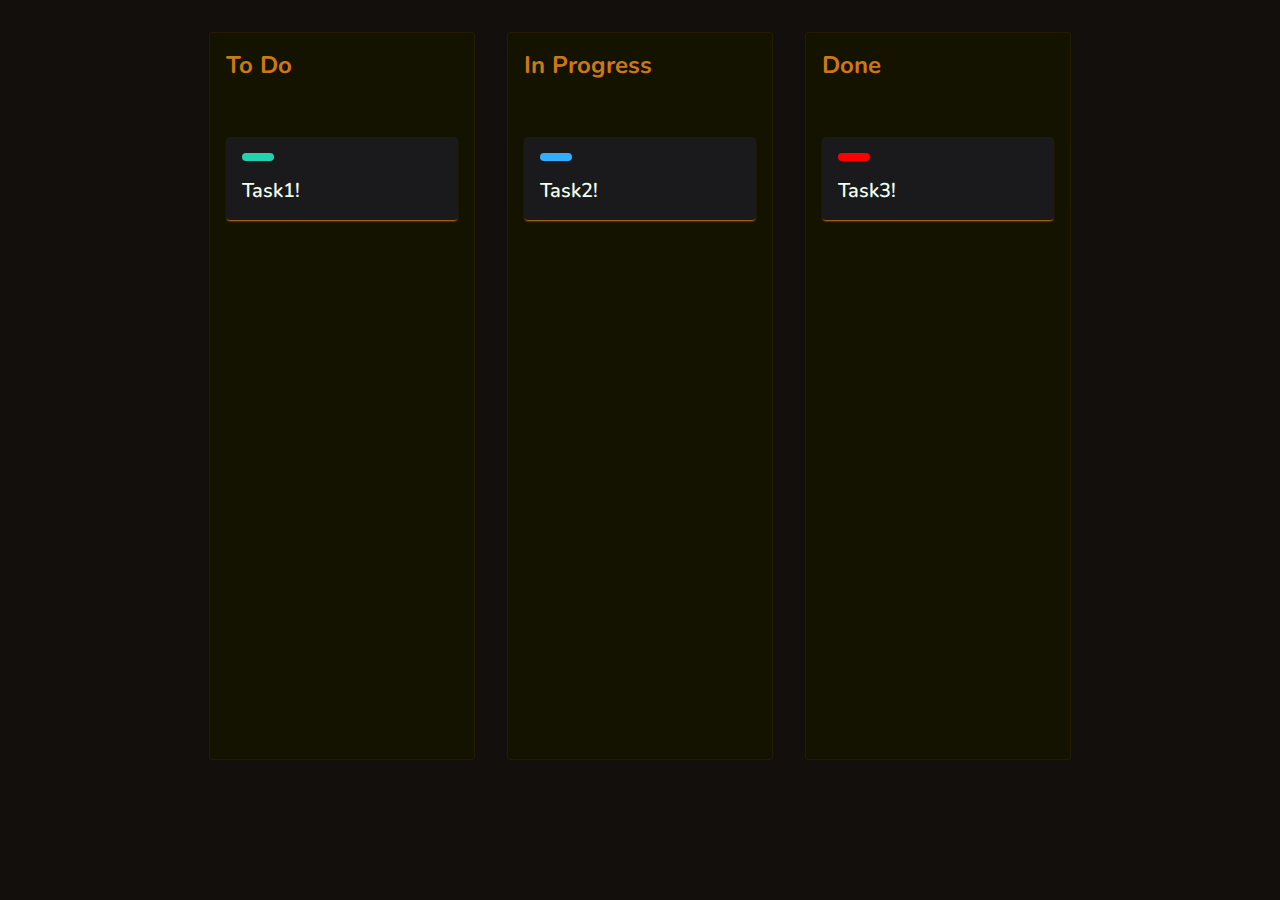
<file: kanban/index.html>
<!DOCTYPE html>
<html lang="pt-br">
<head>
    <meta charset="UTF-8">
    <meta http-equiv="X-UA-Compatible" content="IE=edge">
    <meta name="viewport" content="width=device-width, initial-scale=1.0">
    <link rel="stylesheet" href="https://fonts.googleapis.com/css?family=Nunito:400,600,700,800,900">
    <link rel="stylesheet" href="style.css">
    <title>Simple Kanban Board</title>
</head>
<body>
    <div class="boards">
        <div class="board">
            <h3>To Do</h3>
            <div class="dropzone">
                <div class="card" draggable="true">
                    <div class="status green"></div>
                    <div class="content">Task1!</div>
                </div>
            </div>
        </div>
        <div class="board">
            <h3>In Progress</h3>
            <div class="dropzone">
                <div class="card" draggable="true">
                    <div class="status blue"></div>
                    <div class="content">Task2!</div>
                </div>
            </div>
        </div>
        <div class="board">
            <h3>Done</h3>
            <div class="dropzone">
                <div class="card" draggable="true">
                    <div class="status red"></div>
                    <div class="content">Task3!</div>
                </div>
            </div>
        </div>
    </div>
    <script src="script.js"></script>
</body>
</html>
</file>
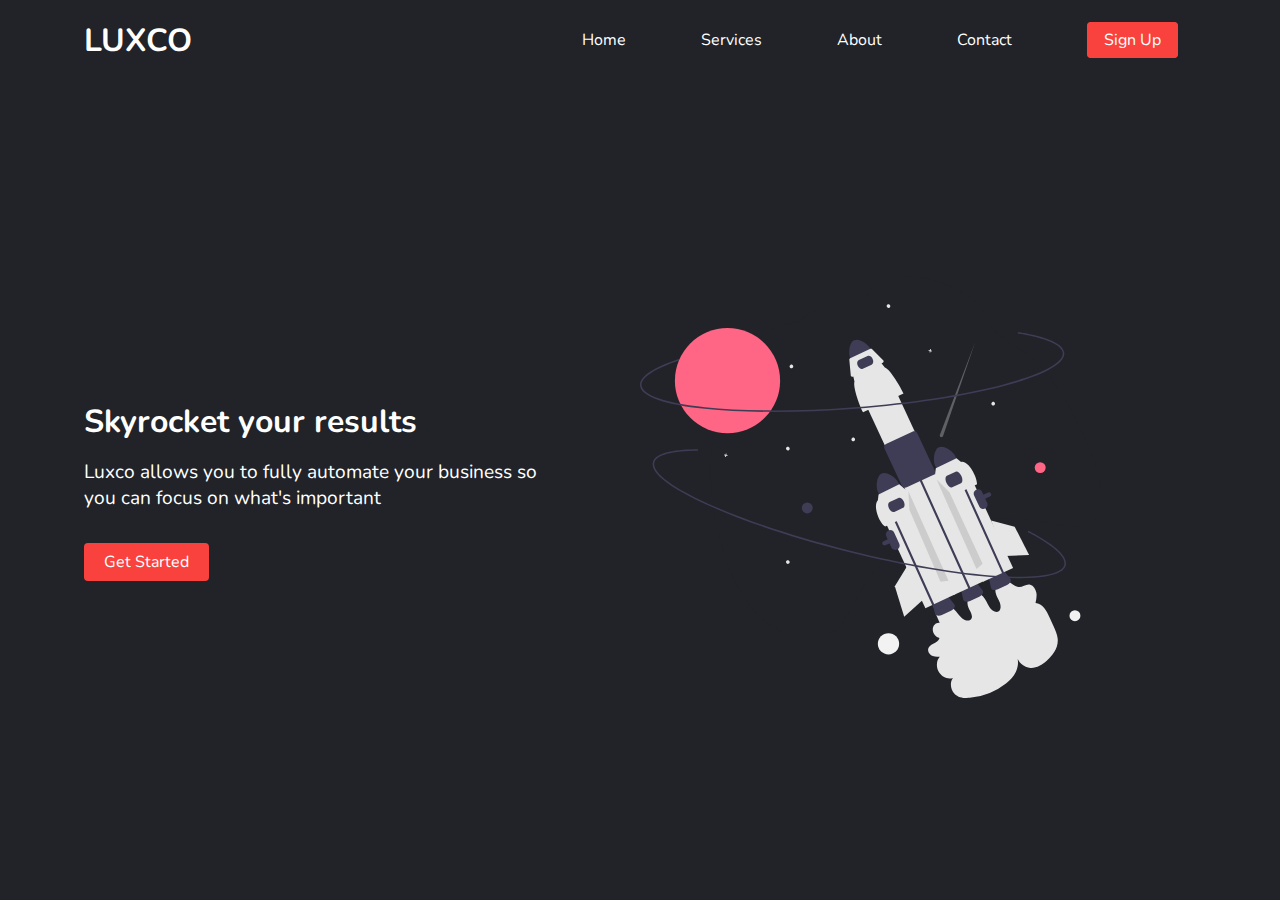
<file: responsive-home-page/index.html>
<!DOCTYPE html>
<html lang="pt-br">
<head>
    <meta charset="UTF-8">
    <meta http-equiv="X-UA-Compatible" content="IE=edge">
    <meta name="viewport" content="width=device-width, initial-scale=1.0">
    <link rel="stylesheet" href="https://fonts.googleapis.com/css2?family=Nunito&display=swap">
    
    <link rel="stylesheet" href="style.css">
    <title>Website Navbar</title>
</head>
<body>
    <div class="nav-container">
        <nav class="navbar">
            <h1 id="navbar-logo">LUXCO</h1>
            <div class="menu-toggle" id="mobile-menu">
                <span class="bar"></span>
                <span class="bar"></span>
                <span class="bar"></span>
            </div>
            <ul class="nav-menu">
                <li><a class="nav-links" href="#">Home</a></li>
                <li><a class="nav-links" href="#">Services</a></li>
                <li><a class="nav-links" href="#">About</a></li>
                <li><a class="nav-links" href="#">Contact</a></li>
                <li><a class="nav-links nav-links-btn" href="#">Sign Up</a></li> 
            </ul>
        </nav>
    </div>

    <main class="main">
        <div class="main-container">
            <div class="main-content">
                <h1>Skyrocket your results</h1>
                <p>
                    Luxco allows you to fully automate your business
                    so you can focus on what's important
                </p>
                <button class="main-btn"><a href="#">Get Started</a></button>
            </div>
            <div class="main-img-container">
                <img src="images/hero.svg" alt="Main Image" id="main-img">
            </div>
        </div>
    </main>

    <script src="app.js"></script>
</body>
</html>
</file>
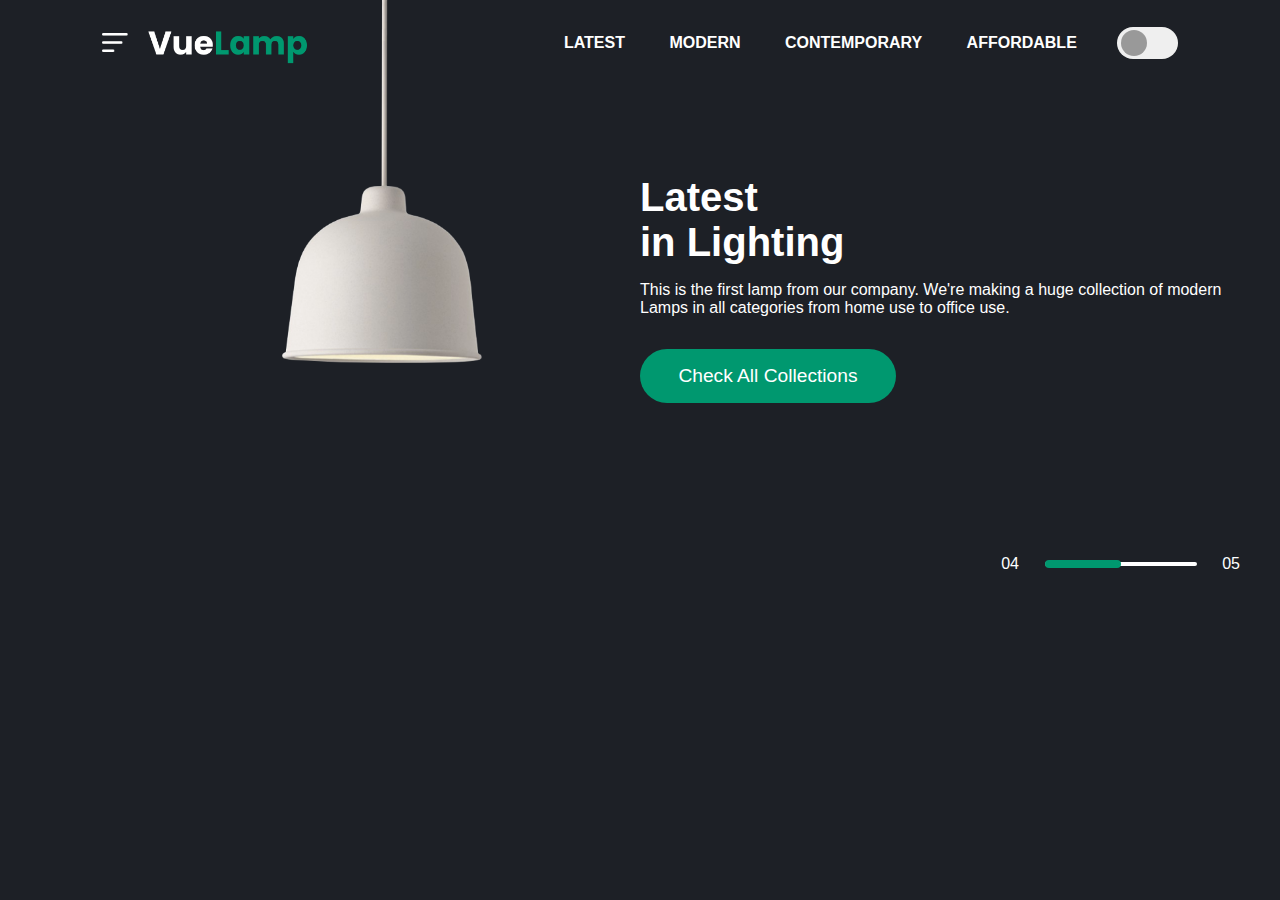
<file: VueLamp/index.html>
<!DOCTYPE html>
<html lang="pt-br">
<head>
    <meta charset="UTF-8">
    <meta http-equiv="X-UA-Compatible" content="IE=edge">
    <meta name="viewport" content="width=device-width, initial-scale=1.0">
    <title>My Lamp</title>
    <link rel="stylesheet" href="./css/styles.css">
</head>
<body>
    <section class="hero">
        <nav>
            <img src="./images/menu.png" alt="Menu" class="menu-img">
            <img src="./images/logo.png" alt="Vue Lamp" class="logo-img">
            <ul>
                <li><a href="#" aria-label="Latest">Latest</a></li>
                <li><a href="#" aria-label="Modern">Modern</a></li>
                <li><a href="#" aria-label="Contemporary">Contemporary</a></li>
                <li><a href="#" aria-label="Affordable">Affordable</a></li>
            </ul>
            <button type="button" onclick="toggleBtn()" id="btn">
                <span>
                    
                </span>
            </button>
        </nav>

        <section class="lamp-container">
            <img src="./images/lamp.png" class="lamp" alt="lamp">
            <img src="./images/light.png" class="light" alt="light">
        </section>

        <section class="text-container">
            <h1>Latest<br>in Lighting</h1>
            <p>This is the first lamp from our company. We're making a huge
                collection of modern Lamps in all categories from home use to
                office use.
            </p>
            <a href="#" aria-label="Check Collections">Check All Collections</a>

            <div class="control">
                <p>04</p>
                <div class="line"><span aria-label="Controlls"></span></div>
                <p>05</p>
            </div>
        </section>
    </section>

    <script>
        var btn = document.querySelector('#btn');
        var light = document.querySelector('.light');

        function toggleBtn() {
            btn.classList.toggle('active');
            light.classList.toggle('on');
        }
    </script>
</body>
</html>
</file>
<file: kanban/style.css>
html {
    font-family: 'Nunito';
}

body {
    background-color: #130f0d;
    color: honeydew;
}

.boards {
    display: flex;
    justify-content: center;
    margin-top: 2rem;
}

.board {
    margin: 0 1rem;
    background-color: #141300;
    border: 1px solid #fd951f11;
    border-radius: 4px;
}

.board h3 {
    padding: 1rem;
    margin: 0;
    color: #fd951fcc;
    font-size: 1.5rem;
}

.dropzone {
    padding: 1rem;
    min-width: 10rem;
    min-height: 70vh;
}

.card {
    padding: 1rem;
    box-shadow: 0 2px 2px -1px #fd951fcc;
    width: 200px;
    margin: 1.5rem 0;
    border-radius: 4px;
    font-weight: 600;
    font-size: 1.25rem;
    background-color: #1a1a1c;
}


.status {
    width: 2rem;
    height: 0.5rem;
    background: gray;
    margin-bottom: 1rem;
    border-radius: 0.5rem;
}

.status.green {
    background-color: #23d2ac;
}

.status.blue {
    background-color: #33adff;
}

.status.red {
    background-color: red;
}

.highlight {
    background: #fd951f08;
}

.card, .dropzone {
    transition: .4s;
}

.is-dragging {
    opacity: 0.3;
    cursor: move;
}

.over {
    background-color: #4cd13711;
    cursor: grag;
}
</file>
<file: responsive-home-page/style.css>
@import url('content.css');

:root {
    --darkgray: #212329;
    --brightred: #F9423D;
    --white: #FFF;
    --lightred: #F9433dcc;
    --lightblue: #337AF1;
}

* {
    box-sizing: border-box;
    margin: 0;
    padding: 0;
    font-family: 'Nunito', sans-serif;
}

.nav-container {
    width: 100%;
    background-color: var(--darkgray);
}

.navbar {
    display: grid;
    grid-template-columns: 0.2fr auto 1fr;
    align-items: center;
    height: 80px;
    width: 90%;
    max-width: 1720px;
    margin: 0 auto;
}

#navbar-logo {
    color: var(--white);
    justify-self: start;
    margin-left: 20px;
}

#navbar-logo {
    cursor: pointer;
}

.nav-menu {
    display: grid;
    grid-template-columns: repeat(5, auto);
    list-style: none;
    text-align: center;
    width: 70%;
    justify-self: end;
}

.nav-links {
    color: var(--white);
    text-decoration: none;
}

.nav-links:hover {
    color: var(--brightred);
    transition: all, 0.35s ease-out;
}

.nav-links-btn {
    background-color: var(--brightred);
    padding: 6px 16px;
    border-radius: 4px;
    border: solid 1px var(--brightred);
}

.nav-links-btn:hover {
    background-color: transparent;
    color: var(--white);
    padding: 5px 15px;
    border-radius: 4px;
    border: solid 1px var(--brightred);
    transition: all 0.3s ease-out;
}

/* Mobile Menu */
.menu-toggle .bar {
    width: 25px;
    height: 3px;
    margin: 5px auto;
    transition: all 0.3 ease-in-out;
    background: var(--white);
}

@media screen and (max-width: 768px) {
    .nav-container {
        position: relative;
    }

    .nav-menu {
        display: grid;
        grid-template-columns: auto;
        background: var(--brightred);
        margin: 0;
        width: 100%;
        position: absolute;
        top: 80px;
        left: -100%;
        opacity: 0;
        transition: all 0.5s ease;
    }

    #navbar-logo {
        margin-left: 20px;
    }

    .nav-menu.active {
        background: var(--darkgray);
        left: 0;
        opacity: 1;
        transition: all 0.5s ease;
    }

    .nav-links {
        text-align: center;
        line-height: 60px;
        width: 100%;
        display: table;
    }

    .nav-links:hover {
        background-color: var(--brightred);
        color: var(--white);
        transition: all 0.4s ease-out;
    }

    .navbar {
        width: 100%;
    }

    .nav-links-btn {
        border: none;
        padding: 0;
        border-radius: 0;
        background-color: var(--darkgray);
        color: var(--white);
        transition: all 0.4s ease-out;
    }

    .nav-links-btn:hover {
        border: none;
        border-radius: 0;
        padding: 0;
        background-color: var(--brightred);
        color: var(--white);
        transition: all 0.4s ease-out;
    }

    #mobile-menu {
        position: absolute;
        top: 20%;
        right: 5%;
        transition: translate(5%, 20%);
    }

    .menu-toggle .bar {
        display: block;
        cursor: pointer;
    }

    .menu-toggle:hover {
        cursor: pointer;
    }

    #mobile-menu.is-active .bar:nth-child(2){
        opacity: 0;
    }

    #mobile-menu.is-active .bar:nth-child(1){
        transform: translateY(8px) rotate(45deg);
    }

    #mobile-menu.is-active .bar:nth-child(3){
        transform: translateY(-8px) rotate(-45deg);
    }
}
</file>
<file: VueLamp/css/styles.css>
*{
    margin: 0;
    padding: 0;
    font-family: 'poppins', sans-serif;
    box-sizing: border-box;
}

a {
    text-decoration: none;
    color: inherit;
}

li {
    list-style: none;
}

.hero {
    background-color: #1d2026;
    min-height: 100vh;
    width: 100%;
    color: #fff;
    position: relative;
}

nav {
    display: flex;
    align-items: center;
    padding: 20px 8%;
}

nav .menu-img {
    width: 1.6rem;
    margin-right: 1.25rem;
    cursor: pointer;
}

nav .logo-img {
    width: 10rem;
    cursor: pointer;
    z-index: 1000;
}

nav ul {
    flex: 1;
    text-align: right;
}

nav ul li {
    display: inline-block;
    margin: 0 20px;
}

nav ul li a {
    color: #fff;
    font-size: 1rem;
    font-weight: bold;
    text-transform: uppercase;
    text-decoration: none;
    border: 0;
    transition: border 4.3s;
}

nav ul li a:focus {
    border-bottom: 2px solid #fff;
    border-radius: 1px;
    outline: none;
}

nav ul li a:hover{
    border-bottom: 2px solid #fff;
    border-radius: 1px;
}


nav button {
    background-color: #efefef;
    width: 3.8rem;
    height: 2rem;
    border-radius: 1.25rem;
    border: 0;
    outline: 0;
    cursor: pointer;
    margin-left: 20px;
    transition: background-color 1s,
                margin-left 1s;
}

nav button:focus {
    border: 2px solid lightgreen;

}

nav button span {
    display: block;
    background-color: #999;
    height: 1.65rem;
    width: 1.65rem;
    border-radius: 50%;
    margin-left: 0.25rem;
}

nav .active {
    background-color: #00986f;
}

nav .active span {
    background-color: #fff;
    margin-left: 1.90rem;
}


.lamp-container {
    position: absolute;
    top: -20px;
    left: 22%;
    width: 200px;
}

.lamp {
    width: 100%;
}

.light {
    position: absolute;
    top: 97%;
    left: 50%;
    transform: translateX(-50%);
    width: 700px;
    margin-left: -10px;
    opacity: 0;
    transition: opacity 0.5s;
}

.on {
    opacity: 1;
}

.text-container {
    max-width: 600px;
    margin-top: 7%;
    margin-left: 50%;

}

.text-container h1 {
    font-size: 2.5rem;
    font-weight: bold;
    margin-bottom: 1rem;
}

.text-container a {
    background-color: #00986f;
    padding: 1rem 2.4rem;
    display: inline-block;
    color: #fff;
    font-size: 1.2rem;
    margin-top: 2rem;
    border-radius: 2rem;

    transition: all 0.5s;
}

.text-container a:hover {
    background-color: #fff;
    color: #00986f;
}

.text-container a:focus {
    background-color: #fff;
    color: #00986f;
    outline: none;
}

.control {
    display: flex;
    align-items: center;
    justify-content: flex-end;
    margin-top: 9.5rem;
}

.control .line {
    width: 9.5rem;
    height: 0.25rem;
    background-color: #fff;
    border-radius: 0.125rem;
    margin: 0 1.6rem;

}

.control .line span{
    width: 50%;
    height: 0.5rem;
    margin-top: -2px;
    border-radius: 0.25rem;
    background-color: #00986f;
    display: block;
}
</file>
